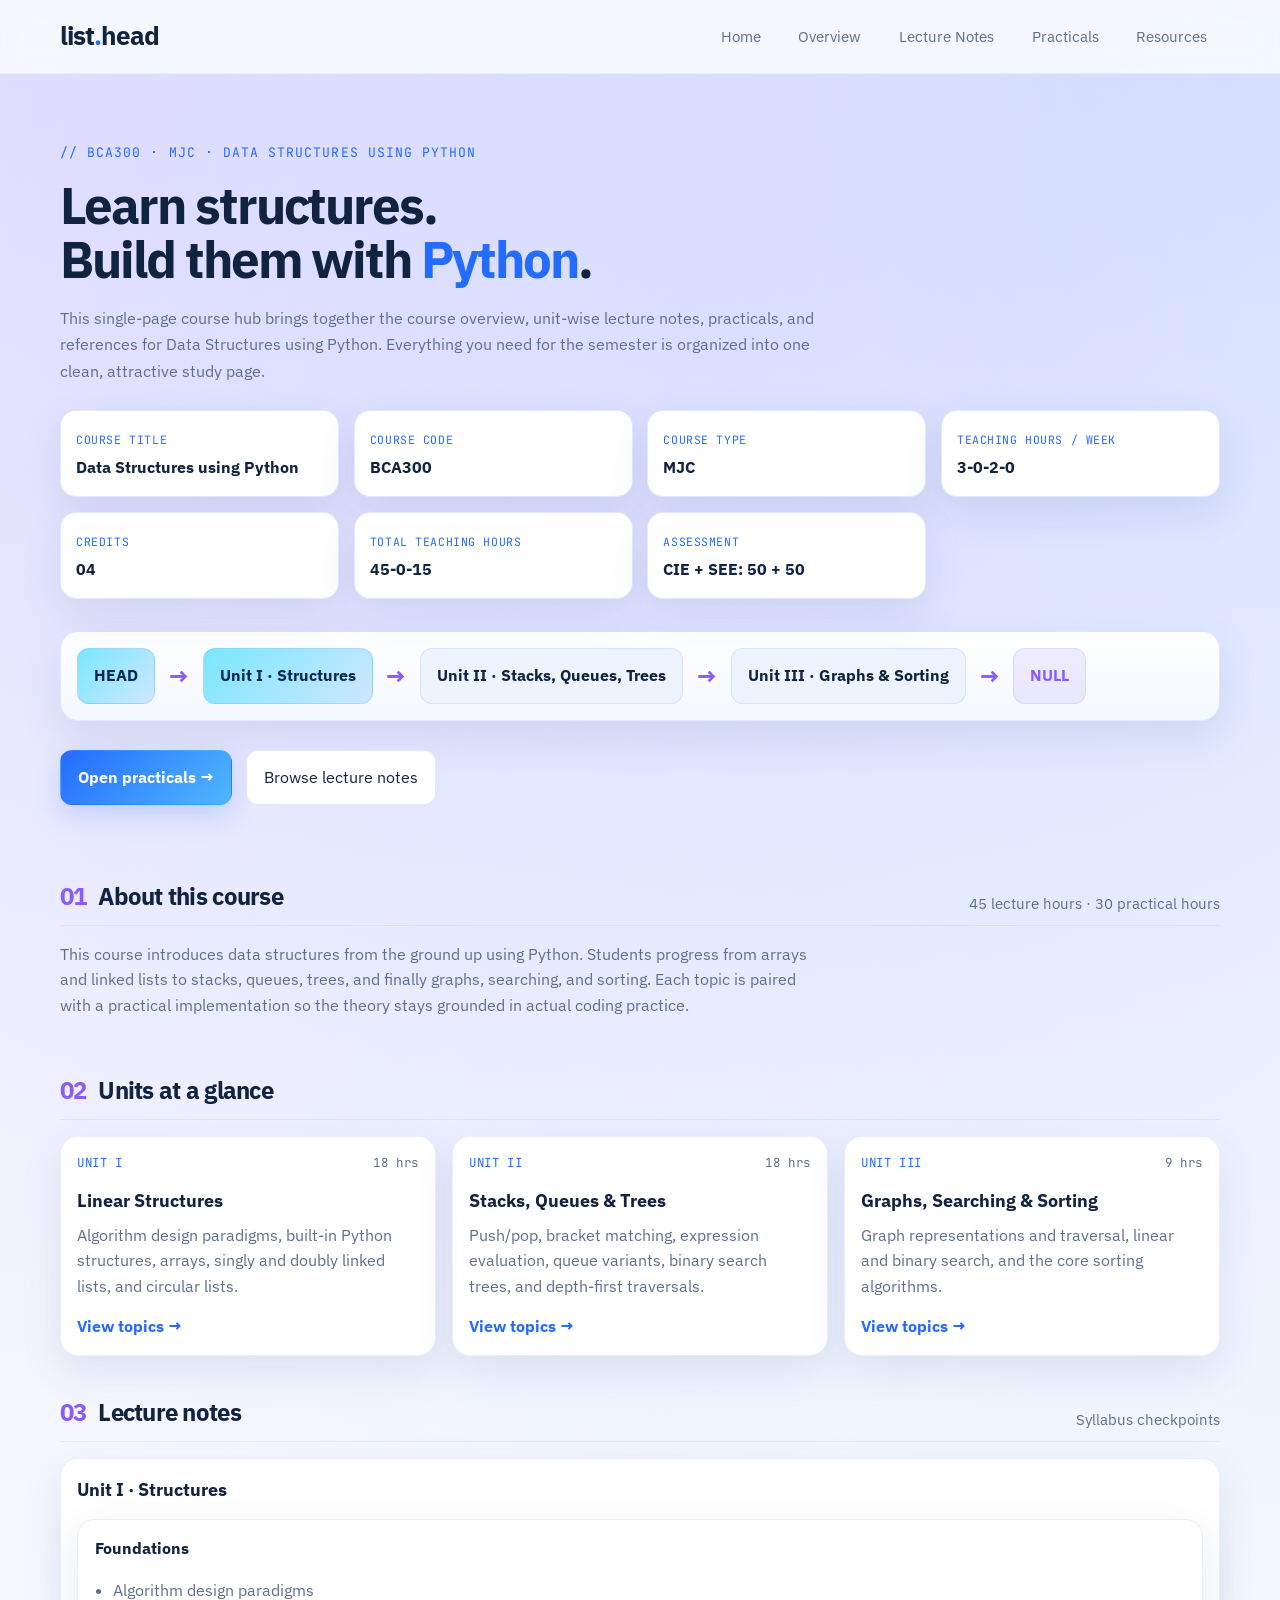
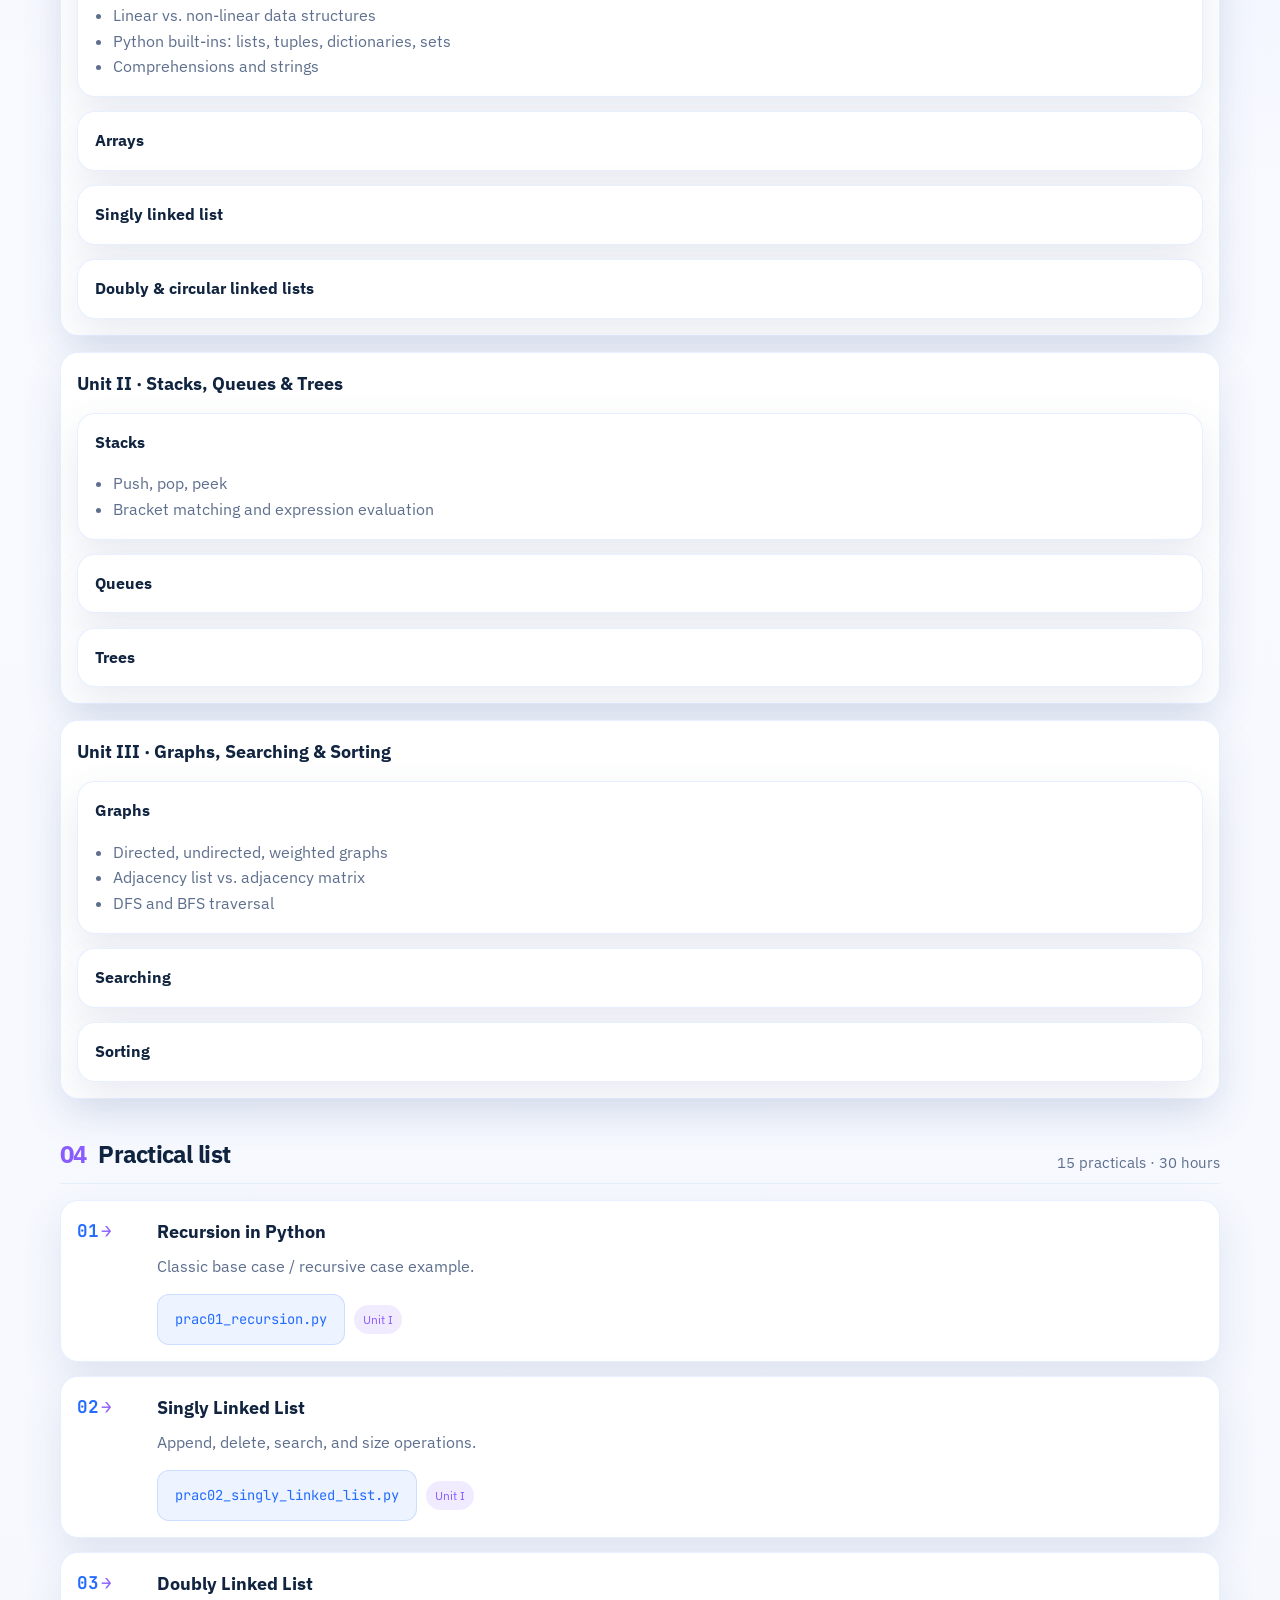
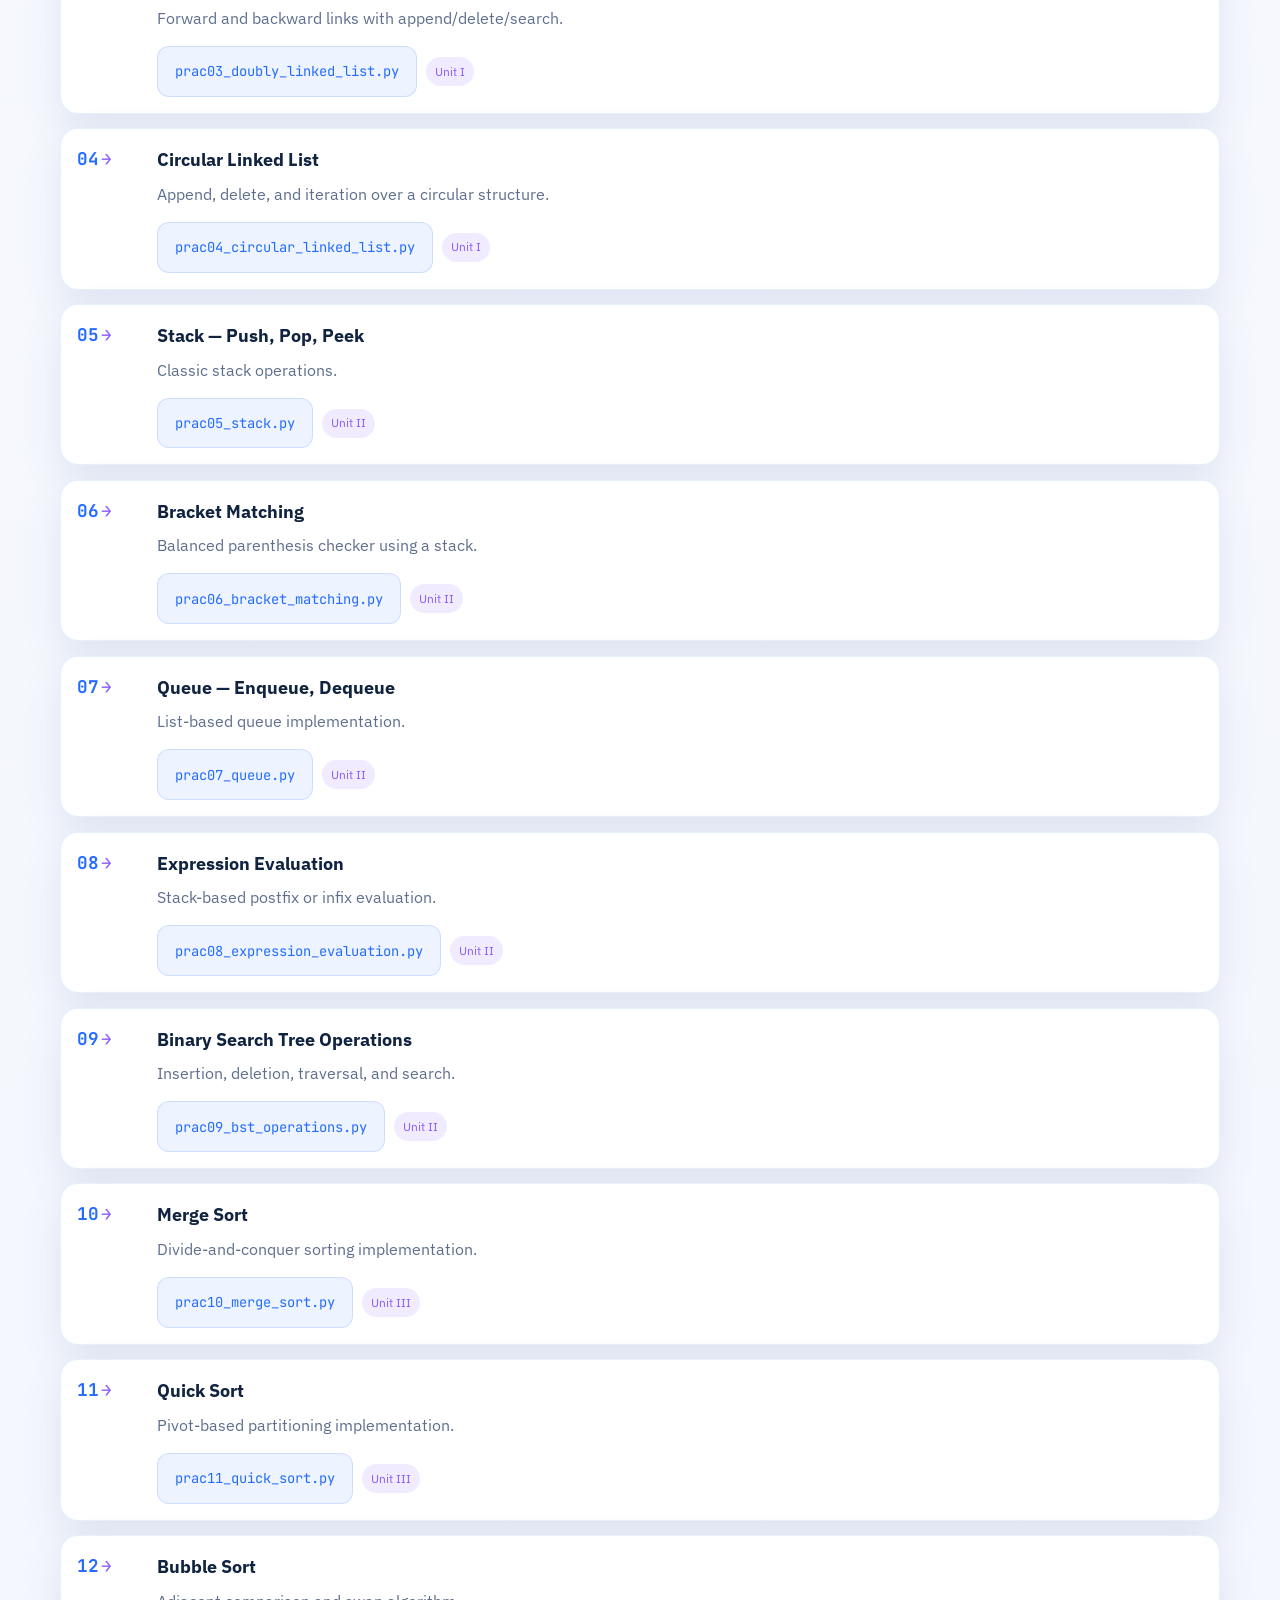
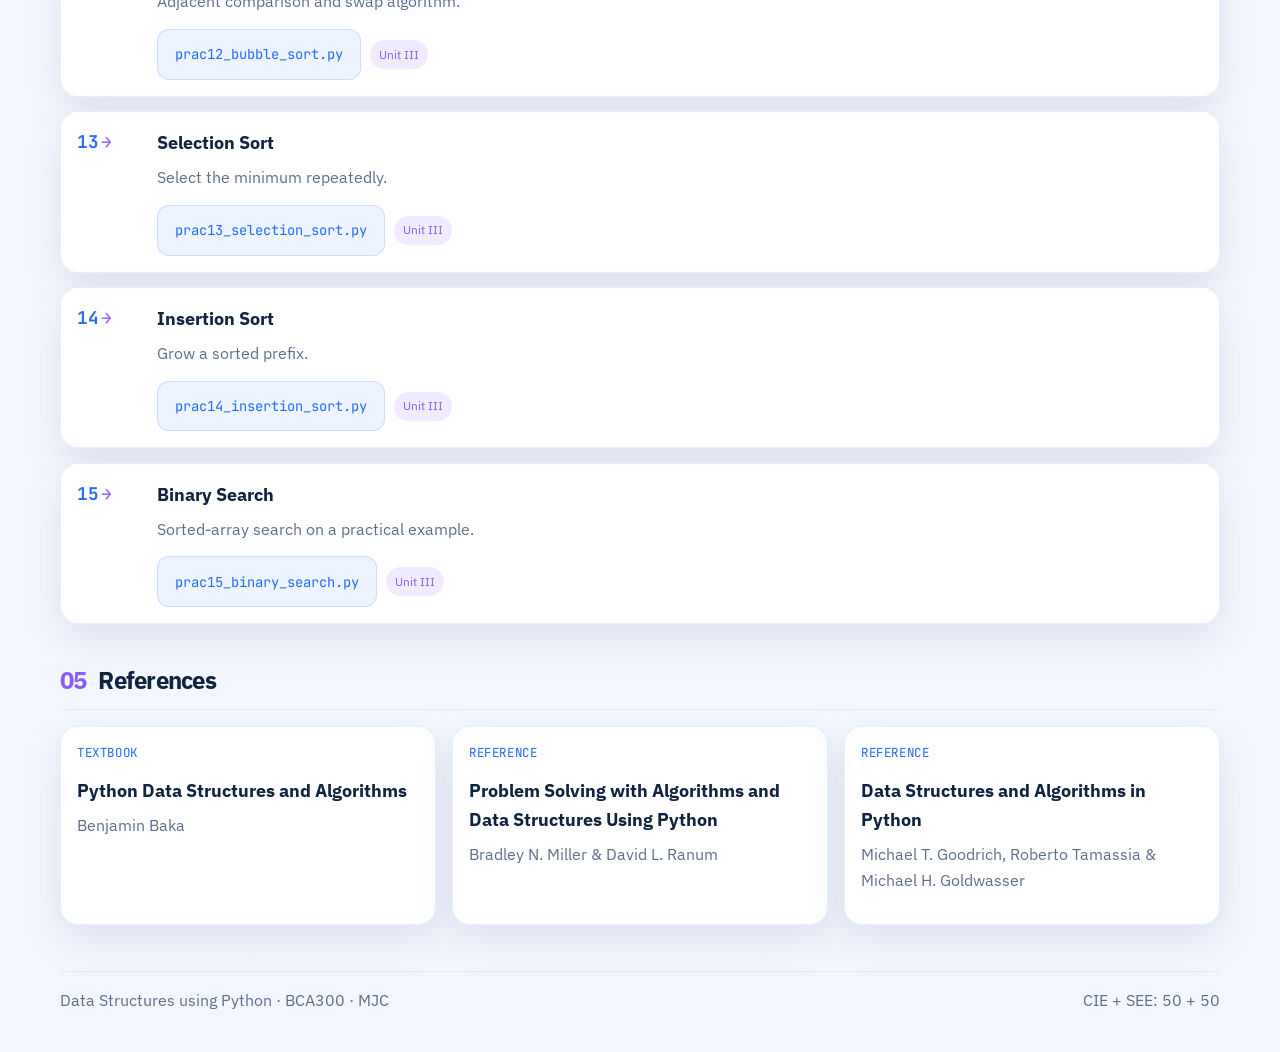
<file: index.html>
<!DOCTYPE html>
<html lang="en">
<head>
<meta charset="UTF-8">
<meta name="viewport" content="width=device-width, initial-scale=1.0">
<title>Data Structures using Python — Course Hub</title>
<meta name="description" content="Single-page course website for Data Structures using Python (BCA300, MJC).">
<link rel="preconnect" href="https://fonts.googleapis.com">
<link href="https://fonts.googleapis.com/css2?family=IBM+Plex+Sans:wght@400;500;600;700&family=JetBrains+Mono:wght@400;500;600;700&display=swap" rel="stylesheet">
<link rel="stylesheet" href="css/style.css">
</head>
<body>

<header class="site-header">
  <div class="wrap">
    <a class="brand" href="#home">list<span class="dot">.</span>head</a>
    <nav class="main-nav">
      <a href="#home">Home</a>
      <a href="#overview">Overview</a>
      <a href="#notes">Lecture Notes</a>
      <a href="#practicals">Practicals</a>
      <a href="#resources">Resources</a>
    </nav>
  </div>
</header>

<section class="hero" id="home">
  <div class="wrap">
    <p class="eyebrow">// BCA300 · MJC · Data Structures using Python</p>
    <h1 class="hero-title">Learn structures.<br>Build them with <span class="accent">Python</span>.</h1>
    <p class="hero-sub">
      This single-page course hub brings together the course overview, unit-wise lecture
      notes, practicals, and references for Data Structures using Python. Everything you
      need for the semester is organized into one clean, attractive study page.
    </p>

    <div class="course-stats">
      <div class="stat-card">
        <span class="stat-label">Course Title</span>
        <strong>Data Structures using Python</strong>
      </div>
      <div class="stat-card">
        <span class="stat-label">Course Code</span>
        <strong>BCA300</strong>
      </div>
      <div class="stat-card">
        <span class="stat-label">Course Type</span>
        <strong>MJC</strong>
      </div>
      <div class="stat-card">
        <span class="stat-label">Teaching Hours / Week</span>
        <strong>3-0-2-0</strong>
      </div>
      <div class="stat-card">
        <span class="stat-label">Credits</span>
        <strong>04</strong>
      </div>
      <div class="stat-card">
        <span class="stat-label">Total Teaching Hours</span>
        <strong>45-0-15</strong>
      </div>
      <div class="stat-card">
        <span class="stat-label">Assessment</span>
        <strong>CIE + SEE: 50 + 50</strong>
      </div>
    </div>

    <div class="hero-diagram">
      <div class="chain">
        <div class="chain-node"><div class="node-box is-head">HEAD</div></div>
        <div class="pointer">→</div>
        <div class="chain-node"><div class="node-box is-active">Unit I · Structures</div></div>
        <div class="pointer">→</div>
        <div class="chain-node"><div class="node-box">Unit II · Stacks, Queues, Trees</div></div>
        <div class="pointer">→</div>
        <div class="chain-node"><div class="node-box">Unit III · Graphs &amp; Sorting</div></div>
        <div class="pointer">→</div>
        <div class="chain-node"><div class="node-box is-null">NULL</div></div>
      </div>
    </div>

    <div class="cta-row">
      <a class="btn btn-primary" href="#practicals">Open practicals →</a>
      <a class="btn btn-secondary" href="#notes">Browse lecture notes</a>
    </div>
  </div>
</section>

<section class="block reveal" id="overview">
  <div class="wrap">
    <div class="section-head">
      <h2 class="section-title"><span class="idx">01</span> About this course</h2>
      <span class="section-note">45 lecture hours · 30 practical hours</span>
    </div>
    <p class="lead-copy">
      This course introduces data structures from the ground up using Python. Students progress
      from arrays and linked lists to stacks, queues, trees, and finally graphs, searching, and
      sorting. Each topic is paired with a practical implementation so the theory stays grounded
      in actual coding practice.
    </p>
  </div>
</section>

<section class="block reveal">
  <div class="wrap">
    <div class="section-head">
      <h2 class="section-title"><span class="idx">02</span> Units at a glance</h2>
    </div>
    <div class="units-grid">
      <div class="unit-card">
        <div class="unit-meta"><span>UNIT I</span><span class="unit-hours">18 hrs</span></div>
        <h3>Linear Structures</h3>
        <p>Algorithm design paradigms, built-in Python structures, arrays, singly and doubly linked lists, and circular lists.</p>
        <a class="unit-link" href="#unit1">View topics →</a>
      </div>
      <div class="unit-card">
        <div class="unit-meta"><span>UNIT II</span><span class="unit-hours">18 hrs</span></div>
        <h3>Stacks, Queues &amp; Trees</h3>
        <p>Push/pop, bracket matching, expression evaluation, queue variants, binary search trees, and depth-first traversals.</p>
        <a class="unit-link" href="#unit2">View topics →</a>
      </div>
      <div class="unit-card">
        <div class="unit-meta"><span>UNIT III</span><span class="unit-hours">9 hrs</span></div>
        <h3>Graphs, Searching &amp; Sorting</h3>
        <p>Graph representations and traversal, linear and binary search, and the core sorting algorithms.</p>
        <a class="unit-link" href="#unit3">View topics →</a>
      </div>
    </div>
  </div>
</section>

<section class="block reveal" id="notes">
  <div class="wrap">
    <div class="section-head">
      <h2 class="section-title"><span class="idx">03</span> Lecture notes</h2>
      <span class="section-note">Syllabus checkpoints</span>
    </div>

    <div class="topic-block" id="unit1">
      <h3>Unit I · Structures</h3>
      <details class="topic-set" open>
        <summary>Foundations</summary>
        <div class="topic-body">
          <ul>
            <li>Algorithm design paradigms</li>
            <li>Linear vs. non-linear data structures</li>
            <li>Python built-ins: lists, tuples, dictionaries, sets</li>
            <li>Comprehensions and strings</li>
          </ul>
        </div>
      </details>
      <details class="topic-set">
        <summary>Arrays</summary>
        <div class="topic-body">
          <ul>
            <li>Operations, applications, and limitations</li>
            <li>Lists and pointer-based structures</li>
          </ul>
        </div>
      </details>
      <details class="topic-set">
        <summary>Singly linked list</summary>
        <div class="topic-body">
          <ul>
            <li>Node structure</li>
            <li>Append, size, traversal, delete, search, clear</li>
          </ul>
        </div>
      </details>
      <details class="topic-set">
        <summary>Doubly &amp; circular linked lists</summary>
        <div class="topic-body">
          <ul>
            <li>Doubly linked structure and operations</li>
            <li>Circular list traversal and deletion</li>
          </ul>
        </div>
      </details>
    </div>

    <div class="topic-block" id="unit2">
      <h3>Unit II · Stacks, Queues &amp; Trees</h3>
      <details class="topic-set" open>
        <summary>Stacks</summary>
        <div class="topic-body">
          <ul>
            <li>Push, pop, peek</li>
            <li>Bracket matching and expression evaluation</li>
          </ul>
        </div>
      </details>
      <details class="topic-set">
        <summary>Queues</summary>
        <div class="topic-body">
          <ul>
            <li>Queue design</li>
            <li>Enqueue and dequeue operations</li>
            <li>Real-world queue use cases</li>
          </ul>
        </div>
      </details>
      <details class="topic-set">
        <summary>Trees</summary>
        <div class="topic-body">
          <ul>
            <li>Binary trees and BST operations</li>
            <li>Inorder, preorder, postorder traversals</li>
            <li>Expression trees and balancing</li>
          </ul>
        </div>
      </details>
    </div>

    <div class="topic-block" id="unit3">
      <h3>Unit III · Graphs, Searching &amp; Sorting</h3>
      <details class="topic-set" open>
        <summary>Graphs</summary>
        <div class="topic-body">
          <ul>
            <li>Directed, undirected, weighted graphs</li>
            <li>Adjacency list vs. adjacency matrix</li>
            <li>DFS and BFS traversal</li>
          </ul>
        </div>
      </details>
      <details class="topic-set">
        <summary>Searching</summary>
        <div class="topic-body">
          <ul>
            <li>Linear search</li>
            <li>Binary search</li>
          </ul>
        </div>
      </details>
      <details class="topic-set">
        <summary>Sorting</summary>
        <div class="topic-body">
          <ul>
            <li>Bubble, insertion, selection, quick, heap sort</li>
          </ul>
        </div>
      </details>
    </div>
  </div>
</section>

<section class="block reveal" id="practicals">
  <div class="wrap">
    <div class="section-head">
      <h2 class="section-title"><span class="idx">04</span> Practical list</h2>
      <span class="section-note">15 practicals · 30 hours</span>
    </div>
    <div class="prac-list">
      <div class="prac-node"><div class="prac-index">01<span class="arrow">→</span></div><div class="prac-body"><h3>Recursion in Python</h3><p>Classic base case / recursive case example.</p><div class="prac-actions"><a class="code-pill" href="code/prac01_recursion.py">prac01_recursion.py</a><span class="path-tag">Unit I</span></div></div></div>
      <div class="prac-node"><div class="prac-index">02<span class="arrow">→</span></div><div class="prac-body"><h3>Singly Linked List</h3><p>Append, delete, search, and size operations.</p><div class="prac-actions"><a class="code-pill" href="code/prac02_singly_linked_list.py">prac02_singly_linked_list.py</a><span class="path-tag">Unit I</span></div></div></div>
      <div class="prac-node"><div class="prac-index">03<span class="arrow">→</span></div><div class="prac-body"><h3>Doubly Linked List</h3><p>Forward and backward links with append/delete/search.</p><div class="prac-actions"><a class="code-pill" href="code/prac03_doubly_linked_list.py">prac03_doubly_linked_list.py</a><span class="path-tag">Unit I</span></div></div></div>
      <div class="prac-node"><div class="prac-index">04<span class="arrow">→</span></div><div class="prac-body"><h3>Circular Linked List</h3><p>Append, delete, and iteration over a circular structure.</p><div class="prac-actions"><a class="code-pill" href="code/prac04_circular_linked_list.py">prac04_circular_linked_list.py</a><span class="path-tag">Unit I</span></div></div></div>
      <div class="prac-node"><div class="prac-index">05<span class="arrow">→</span></div><div class="prac-body"><h3>Stack — Push, Pop, Peek</h3><p>Classic stack operations.</p><div class="prac-actions"><a class="code-pill" href="code/prac05_stack.py">prac05_stack.py</a><span class="path-tag">Unit II</span></div></div></div>
      <div class="prac-node"><div class="prac-index">06<span class="arrow">→</span></div><div class="prac-body"><h3>Bracket Matching</h3><p>Balanced parenthesis checker using a stack.</p><div class="prac-actions"><a class="code-pill" href="code/prac06_bracket_matching.py">prac06_bracket_matching.py</a><span class="path-tag">Unit II</span></div></div></div>
      <div class="prac-node"><div class="prac-index">07<span class="arrow">→</span></div><div class="prac-body"><h3>Queue — Enqueue, Dequeue</h3><p>List-based queue implementation.</p><div class="prac-actions"><a class="code-pill" href="code/prac07_queue.py">prac07_queue.py</a><span class="path-tag">Unit II</span></div></div></div>
      <div class="prac-node"><div class="prac-index">08<span class="arrow">→</span></div><div class="prac-body"><h3>Expression Evaluation</h3><p>Stack-based postfix or infix evaluation.</p><div class="prac-actions"><a class="code-pill" href="code/prac08_expression_evaluation.py">prac08_expression_evaluation.py</a><span class="path-tag">Unit II</span></div></div></div>
      <div class="prac-node"><div class="prac-index">09<span class="arrow">→</span></div><div class="prac-body"><h3>Binary Search Tree Operations</h3><p>Insertion, deletion, traversal, and search.</p><div class="prac-actions"><a class="code-pill" href="code/prac09_bst_operations.py">prac09_bst_operations.py</a><span class="path-tag">Unit II</span></div></div></div>
      <div class="prac-node"><div class="prac-index">10<span class="arrow">→</span></div><div class="prac-body"><h3>Merge Sort</h3><p>Divide-and-conquer sorting implementation.</p><div class="prac-actions"><a class="code-pill" href="code/prac10_merge_sort.py">prac10_merge_sort.py</a><span class="path-tag">Unit III</span></div></div></div>
      <div class="prac-node"><div class="prac-index">11<span class="arrow">→</span></div><div class="prac-body"><h3>Quick Sort</h3><p>Pivot-based partitioning implementation.</p><div class="prac-actions"><a class="code-pill" href="code/prac11_quick_sort.py">prac11_quick_sort.py</a><span class="path-tag">Unit III</span></div></div></div>
      <div class="prac-node"><div class="prac-index">12<span class="arrow">→</span></div><div class="prac-body"><h3>Bubble Sort</h3><p>Adjacent comparison and swap algorithm.</p><div class="prac-actions"><a class="code-pill" href="code/prac12_bubble_sort.py">prac12_bubble_sort.py</a><span class="path-tag">Unit III</span></div></div></div>
      <div class="prac-node"><div class="prac-index">13<span class="arrow">→</span></div><div class="prac-body"><h3>Selection Sort</h3><p>Select the minimum repeatedly.</p><div class="prac-actions"><a class="code-pill" href="code/prac13_selection_sort.py">prac13_selection_sort.py</a><span class="path-tag">Unit III</span></div></div></div>
      <div class="prac-node"><div class="prac-index">14<span class="arrow">→</span></div><div class="prac-body"><h3>Insertion Sort</h3><p>Grow a sorted prefix.</p><div class="prac-actions"><a class="code-pill" href="code/prac14_insertion_sort.py">prac14_insertion_sort.py</a><span class="path-tag">Unit III</span></div></div></div>
      <div class="prac-node"><div class="prac-index">15<span class="arrow">→</span></div><div class="prac-body"><h3>Binary Search</h3><p>Sorted-array search on a practical example.</p><div class="prac-actions"><a class="code-pill" href="code/prac15_binary_search.py">prac15_binary_search.py</a><span class="path-tag">Unit III</span></div></div></div>
    </div>
  </div>
</section>

<section class="block reveal" id="resources">
  <div class="wrap">
    <div class="section-head">
      <h2 class="section-title"><span class="idx">05</span> References</h2>
    </div>
    <div class="units-grid">
      <div class="unit-card">
        <div class="unit-meta"><span>TEXTBOOK</span></div>
        <h3>Python Data Structures and Algorithms</h3>
        <p>Benjamin Baka</p>
      </div>
      <div class="unit-card">
        <div class="unit-meta"><span>REFERENCE</span></div>
        <h3>Problem Solving with Algorithms and Data Structures Using Python</h3>
        <p>Bradley N. Miller &amp; David L. Ranum</p>
      </div>
      <div class="unit-card">
        <div class="unit-meta"><span>REFERENCE</span></div>
        <h3>Data Structures and Algorithms in Python</h3>
        <p>Michael T. Goodrich, Roberto Tamassia &amp; Michael H. Goldwasser</p>
      </div>
    </div>
  </div>
</section>

<footer class="site-footer">
  <div class="wrap">
    <span>Data Structures using Python · BCA300 · MJC</span>
    <span>CIE + SEE: 50 + 50</span>
  </div>
</footer>

<script src="js/script.js"></script>
</body>
</html>
</file>
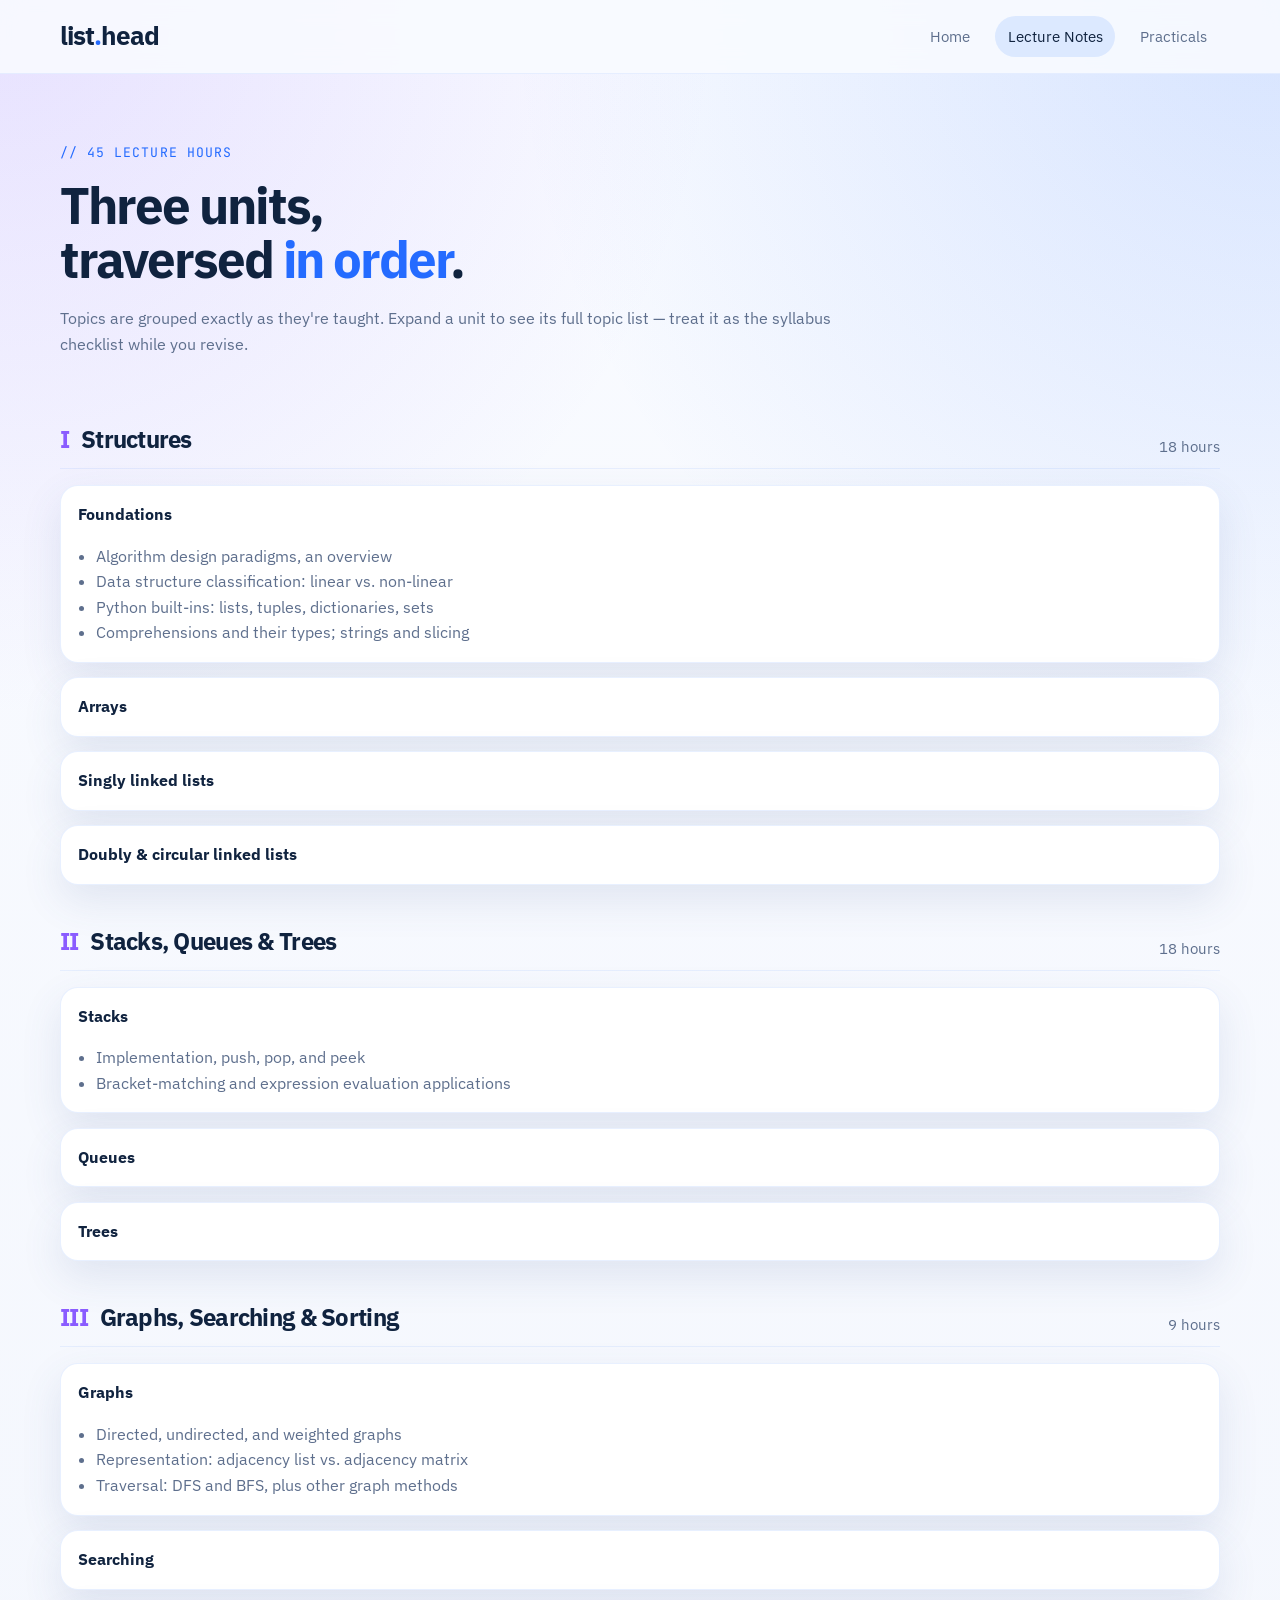
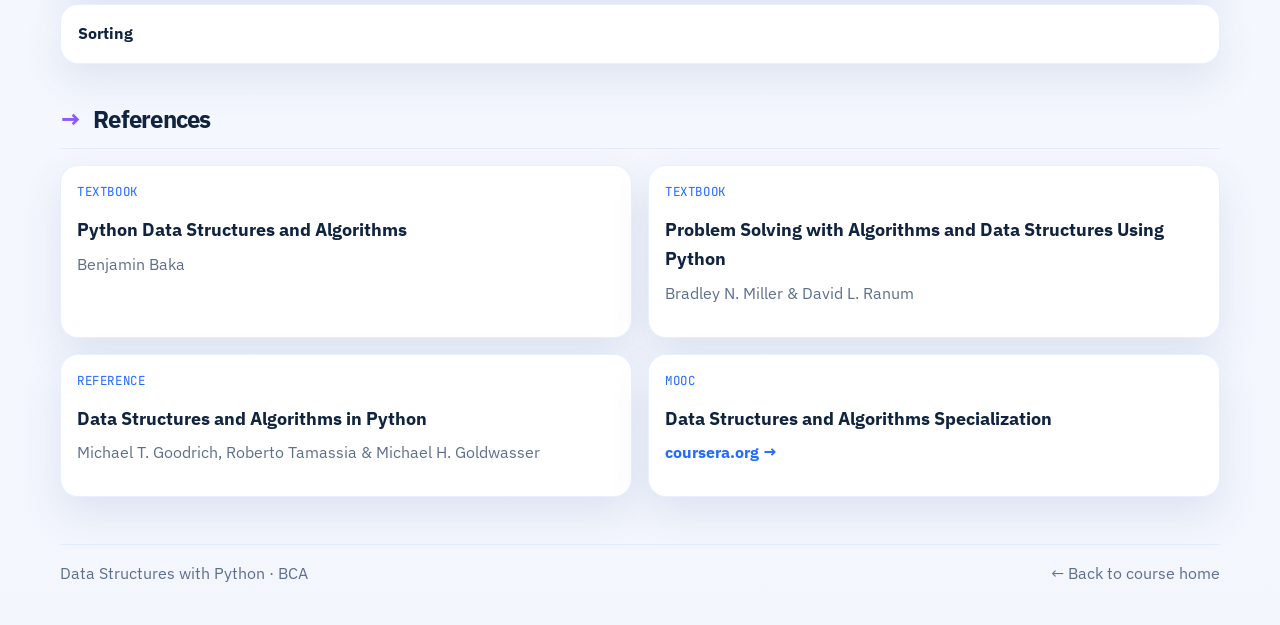
<file: notes.html>
<!DOCTYPE html>
<html lang="en">
<head>
<meta charset="UTF-8">
<meta name="viewport" content="width=device-width, initial-scale=1.0">
<title>Lecture Notes — Data Structures with Python</title>
<link rel="preconnect" href="https://fonts.googleapis.com">
<link href="https://fonts.googleapis.com/css2?family=IBM+Plex+Sans:wght@400;500;600;700&family=JetBrains+Mono:wght@400;500;600;700&display=swap" rel="stylesheet">
<link rel="stylesheet" href="css/style.css">
</head>
<body>

<header class="site-header">
  <div class="wrap">
    <a class="brand" href="index.html">list<span class="dot">.</span>head</a>
    <nav class="main-nav">
      <a href="index.html">Home</a>
      <a href="notes.html">Lecture Notes</a>
      <a href="practicals.html">Practicals</a>
    </nav>
  </div>
</header>

<section class="hero" style="padding-bottom:40px;">
  <div class="wrap">
    <p class="eyebrow">// 45 lecture hours</p>
    <h1 class="hero-title">Three units,<br>traversed <span class="accent">in order</span>.</h1>
    <p class="hero-sub">
      Topics are grouped exactly as they're taught. Expand a unit to see its full
      topic list — treat it as the syllabus checklist while you revise.
    </p>
  </div>
</section>

<section class="block reveal" id="unit1">
  <div class="wrap">
    <div class="section-head">
      <h2 class="section-title"><span class="idx">I</span> Structures</h2>
      <span class="section-note">18 hours</span>
    </div>

    <details class="topic-set" open>
      <summary>Foundations</summary>
      <div class="topic-body">
        <ul>
          <li>Algorithm design paradigms, an overview</li>
          <li>Data structure classification: linear vs. non-linear</li>
          <li>Python built-ins: lists, tuples, dictionaries, sets</li>
          <li>Comprehensions and their types; strings and slicing</li>
        </ul>
      </div>
    </details>

    <details class="topic-set">
      <summary>Arrays</summary>
      <div class="topic-body">
        <ul>
          <li>Operations, applications, and limitations</li>
          <li>Implementing lists and pointer-based structures</li>
        </ul>
      </div>
    </details>

    <details class="topic-set">
      <summary>Singly linked lists</summary>
      <div class="topic-body">
        <ul>
          <li>Definitions, node types, other node variants</li>
          <li>Append, size, traversal, delete, search, and clear operations</li>
        </ul>
      </div>
    </details>

    <details class="topic-set">
      <summary>Doubly &amp; circular linked lists</summary>
      <div class="topic-body">
        <ul>
          <li>Doubly linked node structure; append, delete, search</li>
          <li>Circular lists: append, delete, and iteration</li>
        </ul>
      </div>
    </details>
  </div>
</section>

<section class="block reveal" id="unit2">
  <div class="wrap">
    <div class="section-head">
      <h2 class="section-title"><span class="idx">II</span> Stacks, Queues &amp; Trees</h2>
      <span class="section-note">18 hours</span>
    </div>

    <details class="topic-set" open>
      <summary>Stacks</summary>
      <div class="topic-body">
        <ul>
          <li>Implementation, push, pop, and peek</li>
          <li>Bracket-matching and expression evaluation applications</li>
        </ul>
      </div>
    </details>

    <details class="topic-set">
      <summary>Queues</summary>
      <div class="topic-body">
        <ul>
          <li>List-based queues: enqueue / dequeue</li>
          <li>Stack-based and node-based queue implementations</li>
          <li>Queue class design and real-world applications</li>
        </ul>
      </div>
    </details>

    <details class="topic-set">
      <summary>Trees</summary>
      <div class="topic-body">
        <ul>
          <li>Terminology, tree nodes, and binary trees</li>
          <li>Binary search trees: implementation and operations</li>
          <li>Finding min / max, inserting, deleting, searching</li>
          <li>Traversal: inorder, preorder, postorder (and their notations), plus breadth-first traversal</li>
          <li>Expression trees, parsing reverse Polish expressions, and balancing trees</li>
        </ul>
      </div>
    </details>
  </div>
</section>

<section class="block reveal" id="unit3">
  <div class="wrap">
    <div class="section-head">
      <h2 class="section-title"><span class="idx">III</span> Graphs, Searching &amp; Sorting</h2>
      <span class="section-note">9 hours</span>
    </div>

    <details class="topic-set" open>
      <summary>Graphs</summary>
      <div class="topic-body">
        <ul>
          <li>Directed, undirected, and weighted graphs</li>
          <li>Representation: adjacency list vs. adjacency matrix</li>
          <li>Traversal: DFS and BFS, plus other graph methods</li>
        </ul>
      </div>
    </details>

    <details class="topic-set">
      <summary>Searching</summary>
      <div class="topic-body">
        <ul>
          <li>Linear search — ordered and unordered</li>
          <li>Binary search, and choosing the right algorithm for the data</li>
        </ul>
      </div>
    </details>

    <details class="topic-set">
      <summary>Sorting</summary>
      <div class="topic-body">
        <ul>
          <li>Bubble, insertion, and selection sort</li>
          <li>Quick sort — partitioning and pivot selection</li>
          <li>Heap sort</li>
        </ul>
      </div>
    </details>
  </div>
</section>

<section class="block reveal">
  <div class="wrap">
    <div class="section-head">
      <h2 class="section-title"><span class="idx">→</span> References</h2>
    </div>
    <div class="units-grid" style="grid-template-columns: repeat(2, 1fr);">
      <div class="unit-card">
        <div class="unit-meta"><span>TEXTBOOK</span></div>
        <h3>Python Data Structures and Algorithms</h3>
        <p>Benjamin Baka</p>
      </div>
      <div class="unit-card">
        <div class="unit-meta"><span>TEXTBOOK</span></div>
        <h3>Problem Solving with Algorithms and Data Structures Using Python</h3>
        <p>Bradley N. Miller &amp; David L. Ranum</p>
      </div>
      <div class="unit-card">
        <div class="unit-meta"><span>REFERENCE</span></div>
        <h3>Data Structures and Algorithms in Python</h3>
        <p>Michael T. Goodrich, Roberto Tamassia &amp; Michael H. Goldwasser</p>
      </div>
      <div class="unit-card">
        <div class="unit-meta"><span>MOOC</span></div>
        <h3>Data Structures and Algorithms Specialization</h3>
        <p><a href="https://www.coursera.org/specializations/data-structures-algorithms" class="unit-link">coursera.org →</a></p>
      </div>
    </div>
  </div>
</section>

<footer class="site-footer">
  <div class="wrap">
    <span>Data Structures with Python · BCA</span>
    <a href="index.html">← Back to course home</a>
  </div>
</footer>

<script src="js/script.js"></script>
</body>
</html>
</file>
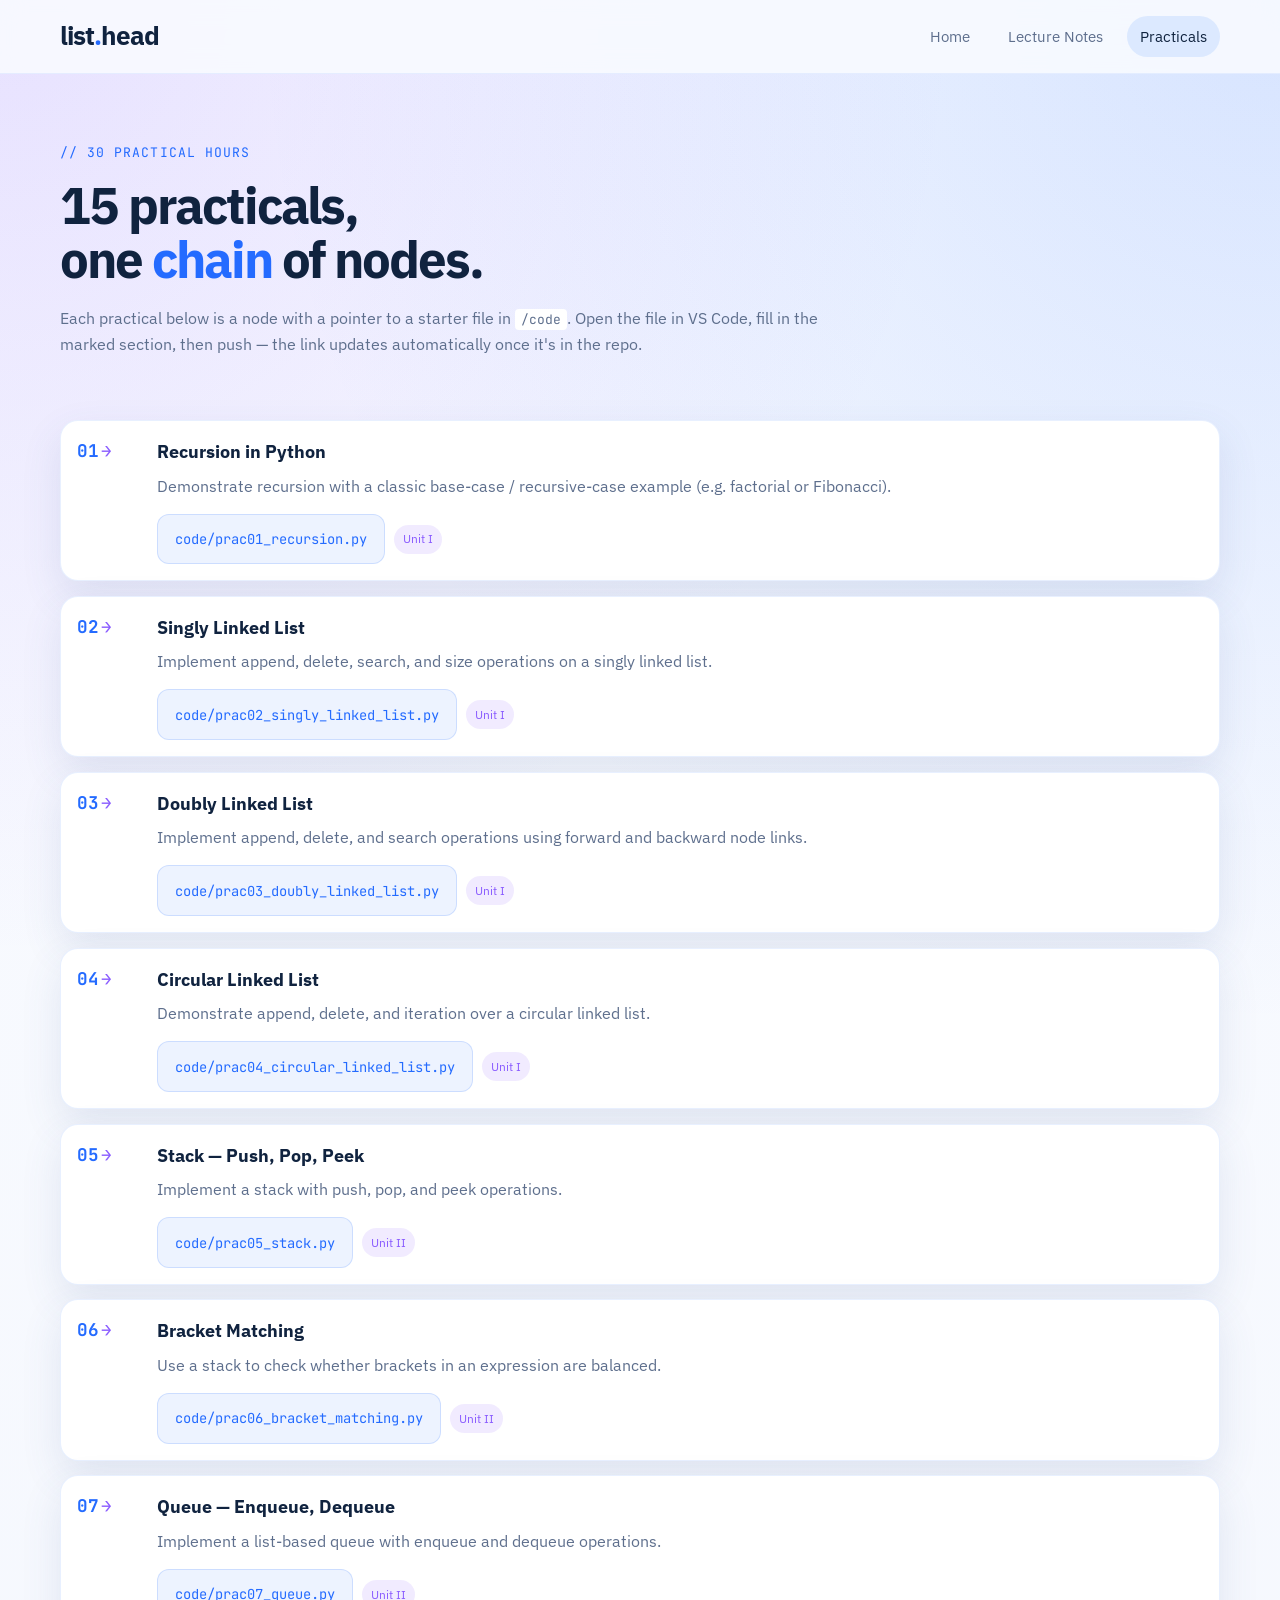
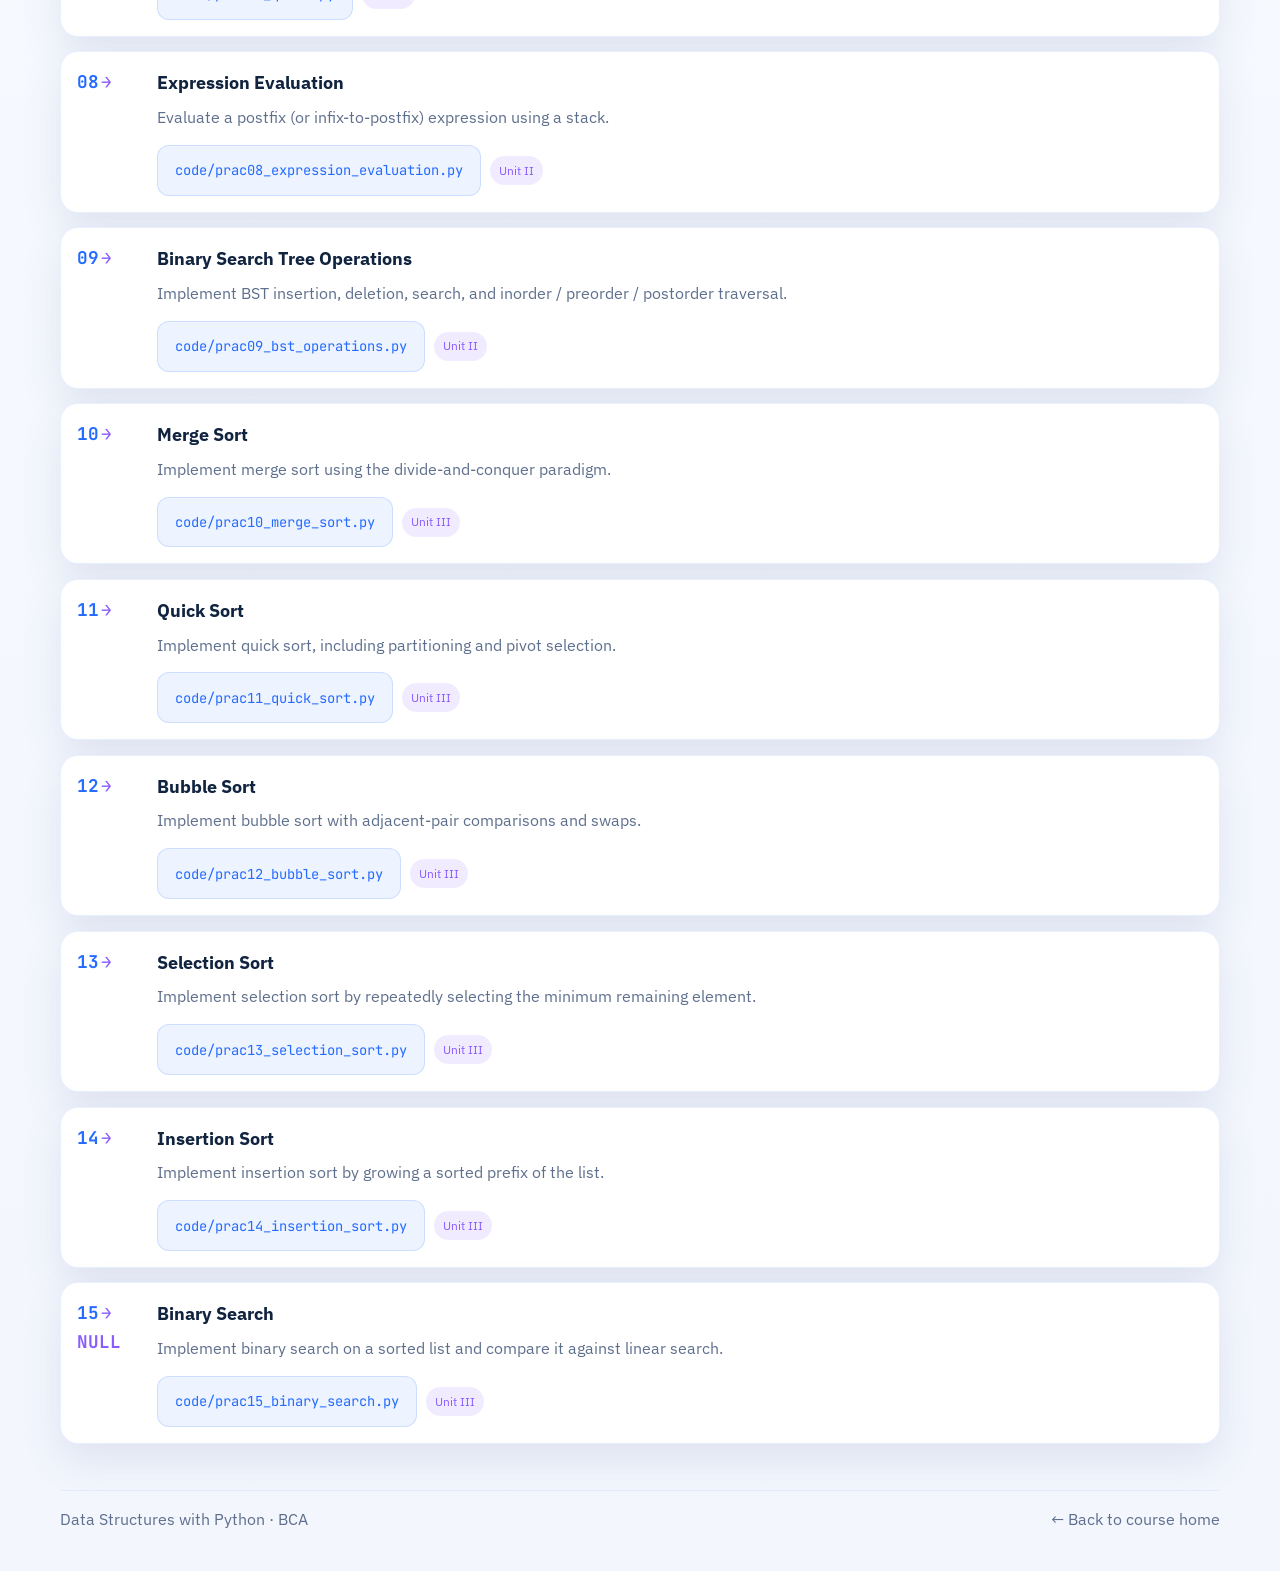
<file: practicals.html>
<!DOCTYPE html>
<html lang="en">
<head>
<meta charset="UTF-8">
<meta name="viewport" content="width=device-width, initial-scale=1.0">
<title>Practicals — Data Structures with Python</title>
<link rel="preconnect" href="https://fonts.googleapis.com">
<link href="https://fonts.googleapis.com/css2?family=IBM+Plex+Sans:wght@400;500;600;700&family=JetBrains+Mono:wght@400;500;600;700&display=swap" rel="stylesheet">
<link rel="stylesheet" href="css/style.css">
</head>
<body>

<header class="site-header">
  <div class="wrap">
    <a class="brand" href="index.html">list<span class="dot">.</span>head</a>
    <nav class="main-nav">
      <a href="index.html">Home</a>
      <a href="notes.html">Lecture Notes</a>
      <a href="practicals.html">Practicals</a>
    </nav>
  </div>
</header>

<section class="hero" style="padding-bottom:40px;">
  <div class="wrap">
    <p class="eyebrow">// 30 practical hours</p>
    <h1 class="hero-title">15 practicals,<br>one <span class="accent">chain</span> of nodes.</h1>
    <p class="hero-sub">
      Each practical below is a node with a pointer to a starter file in
      <code style="font-family:var(--mono); color:var(--accent2); background:var(--panel); padding:2px 6px; border-radius:4px; font-size:13px;">/code</code>.
      Open the file in VS Code, fill in the marked section, then push — the link
      updates automatically once it's in the repo.
    </p>
  </div>
</section>

<section class="block reveal">
  <div class="wrap">
    <div class="prac-list">

      <div class="prac-node">
        <div class="prac-index">01<span class="arrow">→</span></div>
        <div class="prac-body">
          <h3 class="prac-title">Recursion in Python</h3>
          <p class="prac-desc">Demonstrate recursion with a classic base-case / recursive-case example (e.g. factorial or Fibonacci).</p>
          <div class="prac-actions">
            <a class="code-pill" href="code/prac01_recursion.py">code/prac01_recursion.py</a>
            <span class="path-tag">Unit I</span>
          </div>
        </div>
      </div>

      <div class="prac-node">
        <div class="prac-index">02<span class="arrow">→</span></div>
        <div class="prac-body">
          <h3 class="prac-title">Singly Linked List</h3>
          <p class="prac-desc">Implement append, delete, search, and size operations on a singly linked list.</p>
          <div class="prac-actions">
            <a class="code-pill" href="code/prac02_singly_linked_list.py">code/prac02_singly_linked_list.py</a>
            <span class="path-tag">Unit I</span>
          </div>
        </div>
      </div>

      <div class="prac-node">
        <div class="prac-index">03<span class="arrow">→</span></div>
        <div class="prac-body">
          <h3 class="prac-title">Doubly Linked List</h3>
          <p class="prac-desc">Implement append, delete, and search operations using forward and backward node links.</p>
          <div class="prac-actions">
            <a class="code-pill" href="code/prac03_doubly_linked_list.py">code/prac03_doubly_linked_list.py</a>
            <span class="path-tag">Unit I</span>
          </div>
        </div>
      </div>

      <div class="prac-node">
        <div class="prac-index">04<span class="arrow">→</span></div>
        <div class="prac-body">
          <h3 class="prac-title">Circular Linked List</h3>
          <p class="prac-desc">Demonstrate append, delete, and iteration over a circular linked list.</p>
          <div class="prac-actions">
            <a class="code-pill" href="code/prac04_circular_linked_list.py">code/prac04_circular_linked_list.py</a>
            <span class="path-tag">Unit I</span>
          </div>
        </div>
      </div>

      <div class="prac-node">
        <div class="prac-index">05<span class="arrow">→</span></div>
        <div class="prac-body">
          <h3 class="prac-title">Stack — Push, Pop, Peek</h3>
          <p class="prac-desc">Implement a stack with push, pop, and peek operations.</p>
          <div class="prac-actions">
            <a class="code-pill" href="code/prac05_stack.py">code/prac05_stack.py</a>
            <span class="path-tag">Unit II</span>
          </div>
        </div>
      </div>

      <div class="prac-node">
        <div class="prac-index">06<span class="arrow">→</span></div>
        <div class="prac-body">
          <h3 class="prac-title">Bracket Matching</h3>
          <p class="prac-desc">Use a stack to check whether brackets in an expression are balanced.</p>
          <div class="prac-actions">
            <a class="code-pill" href="code/prac06_bracket_matching.py">code/prac06_bracket_matching.py</a>
            <span class="path-tag">Unit II</span>
          </div>
        </div>
      </div>

      <div class="prac-node">
        <div class="prac-index">07<span class="arrow">→</span></div>
        <div class="prac-body">
          <h3 class="prac-title">Queue — Enqueue, Dequeue</h3>
          <p class="prac-desc">Implement a list-based queue with enqueue and dequeue operations.</p>
          <div class="prac-actions">
            <a class="code-pill" href="code/prac07_queue.py">code/prac07_queue.py</a>
            <span class="path-tag">Unit II</span>
          </div>
        </div>
      </div>

      <div class="prac-node">
        <div class="prac-index">08<span class="arrow">→</span></div>
        <div class="prac-body">
          <h3 class="prac-title">Expression Evaluation</h3>
          <p class="prac-desc">Evaluate a postfix (or infix-to-postfix) expression using a stack.</p>
          <div class="prac-actions">
            <a class="code-pill" href="code/prac08_expression_evaluation.py">code/prac08_expression_evaluation.py</a>
            <span class="path-tag">Unit II</span>
          </div>
        </div>
      </div>

      <div class="prac-node">
        <div class="prac-index">09<span class="arrow">→</span></div>
        <div class="prac-body">
          <h3 class="prac-title">Binary Search Tree Operations</h3>
          <p class="prac-desc">Implement BST insertion, deletion, search, and inorder / preorder / postorder traversal.</p>
          <div class="prac-actions">
            <a class="code-pill" href="code/prac09_bst_operations.py">code/prac09_bst_operations.py</a>
            <span class="path-tag">Unit II</span>
          </div>
        </div>
      </div>

      <div class="prac-node">
        <div class="prac-index">10<span class="arrow">→</span></div>
        <div class="prac-body">
          <h3 class="prac-title">Merge Sort</h3>
          <p class="prac-desc">Implement merge sort using the divide-and-conquer paradigm.</p>
          <div class="prac-actions">
            <a class="code-pill" href="code/prac10_merge_sort.py">code/prac10_merge_sort.py</a>
            <span class="path-tag">Unit III</span>
          </div>
        </div>
      </div>

      <div class="prac-node">
        <div class="prac-index">11<span class="arrow">→</span></div>
        <div class="prac-body">
          <h3 class="prac-title">Quick Sort</h3>
          <p class="prac-desc">Implement quick sort, including partitioning and pivot selection.</p>
          <div class="prac-actions">
            <a class="code-pill" href="code/prac11_quick_sort.py">code/prac11_quick_sort.py</a>
            <span class="path-tag">Unit III</span>
          </div>
        </div>
      </div>

      <div class="prac-node">
        <div class="prac-index">12<span class="arrow">→</span></div>
        <div class="prac-body">
          <h3 class="prac-title">Bubble Sort</h3>
          <p class="prac-desc">Implement bubble sort with adjacent-pair comparisons and swaps.</p>
          <div class="prac-actions">
            <a class="code-pill" href="code/prac12_bubble_sort.py">code/prac12_bubble_sort.py</a>
            <span class="path-tag">Unit III</span>
          </div>
        </div>
      </div>

      <div class="prac-node">
        <div class="prac-index">13<span class="arrow">→</span></div>
        <div class="prac-body">
          <h3 class="prac-title">Selection Sort</h3>
          <p class="prac-desc">Implement selection sort by repeatedly selecting the minimum remaining element.</p>
          <div class="prac-actions">
            <a class="code-pill" href="code/prac13_selection_sort.py">code/prac13_selection_sort.py</a>
            <span class="path-tag">Unit III</span>
          </div>
        </div>
      </div>

      <div class="prac-node">
        <div class="prac-index">14<span class="arrow">→</span></div>
        <div class="prac-body">
          <h3 class="prac-title">Insertion Sort</h3>
          <p class="prac-desc">Implement insertion sort by growing a sorted prefix of the list.</p>
          <div class="prac-actions">
            <a class="code-pill" href="code/prac14_insertion_sort.py">code/prac14_insertion_sort.py</a>
            <span class="path-tag">Unit III</span>
          </div>
        </div>
      </div>

      <div class="prac-node">
        <div class="prac-index">15<span class="arrow">→ NULL</span></div>
        <div class="prac-body">
          <h3 class="prac-title">Binary Search</h3>
          <p class="prac-desc">Implement binary search on a sorted list and compare it against linear search.</p>
          <div class="prac-actions">
            <a class="code-pill" href="code/prac15_binary_search.py">code/prac15_binary_search.py</a>
            <span class="path-tag">Unit III</span>
          </div>
        </div>
      </div>

    </div>
  </div>
</section>

<footer class="site-footer">
  <div class="wrap">
    <span>Data Structures with Python · BCA</span>
    <a href="index.html">← Back to course home</a>
  </div>
</footer>

<script src="js/script.js"></script>
</body>
</html>
</file>
<file: css/style.css>
:root {
  --bg: #f6f8ff;
  --bg-soft: #eef4ff;
  --panel: #ffffff;
  --panel-strong: #f1f7ff;
  --text: #10233f;
  --muted: #5e6f8d;
  --accent: #246bff;
  --accent-2: #8a5cff;
  --accent-soft: #dce9ff;
  --line: rgba(36, 107, 255, 0.14);
  --shadow: 0 16px 40px rgba(62, 92, 146, 0.12);
  --radius: 18px;
  --mono: "JetBrains Mono", monospace;
  --sans: "IBM Plex Sans", sans-serif;
}

* { box-sizing: border-box; }
html { scroll-behavior: smooth; }
body {
  margin: 0;
  font-family: var(--sans);
  color: var(--text);
  background:
    radial-gradient(circle at top left, rgba(138, 92, 255, 0.16), transparent 28%),
    radial-gradient(circle at top right, rgba(36, 107, 255, 0.16), transparent 30%),
    linear-gradient(180deg, #f9fbff 0%, #f3f6fd 100%);
  line-height: 1.6;
}

a { color: inherit; text-decoration: none; }
img { max-width: 100%; }

.wrap {
  width: min(1160px, calc(100% - 2rem));
  margin: 0 auto;
}

.site-header {
  position: sticky;
  top: 0;
  z-index: 20;
  backdrop-filter: blur(12px);
  background: rgba(249, 251, 255, 0.88);
  border-bottom: 1px solid rgba(36, 107, 255, 0.08);
}

.site-header .wrap {
  display: flex;
  justify-content: space-between;
  align-items: center;
  padding: 1rem 0;
  gap: 1rem;
}

.brand {
  font-size: 1.6rem;
  font-weight: 800;
  letter-spacing: -0.04em;
  color: var(--text);
}

.brand .dot, .accent { color: var(--accent); }

.main-nav {
  display: flex;
  gap: 0.75rem;
  flex-wrap: wrap;
}

.main-nav a {
  padding: 0.5rem 0.8rem;
  border-radius: 999px;
  color: var(--muted);
  font-size: 0.95rem;
  transition: 0.2s ease;
}

.main-nav a:hover,
.main-nav a[aria-current="page"] {
  color: var(--text);
  background: var(--accent-soft);
}

.hero {
  padding: 4.25rem 0 3.1rem;
}

.eyebrow {
  margin: 0 0 1rem;
  color: var(--accent);
  font-family: var(--mono);
  text-transform: uppercase;
  letter-spacing: 0.08em;
  font-size: 0.82rem;
}

.hero-title {
  margin: 0;
  font-size: clamp(2.5rem, 4vw, 4.4rem);
  line-height: 1.05;
  letter-spacing: -0.04em;
}

.hero-sub {
  margin: 1.15rem 0 0;
  max-width: 780px;
  color: var(--muted);
  font-size: 1.03rem;
}

.course-stats {
  display: grid;
  grid-template-columns: repeat(4, minmax(0, 1fr));
  gap: 0.9rem;
  margin: 1.6rem 0 1.8rem;
}

.stat-card {
  background: var(--panel);
  border: 1px solid var(--line);
  border-radius: 16px;
  box-shadow: var(--shadow);
  padding: 0.95rem;
}

.stat-card strong {
  display: block;
  margin-top: 0.25rem;
  font-size: 1rem;
}

.stat-label {
  color: var(--accent);
  font-family: var(--mono);
  font-size: 0.72rem;
  letter-spacing: 0.05em;
  text-transform: uppercase;
}

.hero-diagram {
  margin: 2rem 0 1.8rem;
  padding: 1rem;
  border: 1px solid var(--line);
  border-radius: var(--radius);
  background: linear-gradient(180deg, #ffffff 0%, #f4f8ff 100%);
  box-shadow: var(--shadow);
  overflow: auto;
}

.chain {
  display: flex;
  align-items: center;
  gap: 0.8rem;
  min-width: 860px;
}

.chain-node { display: flex; align-items: center; }

.node-box {
  padding: 0.9rem 1rem;
  border-radius: 12px;
  background: #eef4ff;
  border: 1px solid rgba(36, 107, 255, 0.12);
  color: var(--text);
  font-weight: 700;
  white-space: nowrap;
}

.node-box.is-head,
.node-box.is-active {
  background: linear-gradient(135deg, #79e7ff, #cfe7ff);
  color: #0d2753;
}

.node-box.is-null {
  background: rgba(138, 92, 255, 0.11);
  color: var(--accent-2);
}

.pointer {
  color: var(--accent-2);
  font-size: 1.5rem;
  font-weight: 700;
}

.cta-row {
  display: flex;
  gap: 0.9rem;
  flex-wrap: wrap;
}

.btn,
.code-pill {
  display: inline-flex;
  align-items: center;
  gap: 0.45rem;
  padding: 0.84rem 1.05rem;
  border-radius: 12px;
  border: 1px solid transparent;
  transition: transform 0.18s ease, box-shadow 0.18s ease, background 0.18s ease;
}

.btn:hover,
.code-pill:hover { transform: translateY(-1px); }

.btn-primary {
  background: linear-gradient(135deg, var(--accent), #4fb8ff);
  color: #ffffff;
  font-weight: 700;
  box-shadow: 0 10px 28px rgba(36, 107, 255, 0.2);
}

.btn-secondary {
  background: #ffffff;
  border-color: var(--line);
  color: var(--text);
}

.block { padding: 1.4rem 0 0.9rem; }

.section-head {
  display: flex;
  align-items: end;
  justify-content: space-between;
  gap: 1rem;
  margin-bottom: 1rem;
  padding-bottom: 0.6rem;
  border-bottom: 1px solid rgba(36, 107, 255, 0.08);
}

.section-title {
  margin: 0;
  font-size: 1.5rem;
  letter-spacing: -0.03em;
}

.idx { color: var(--accent-2); margin-right: 0.4rem; }
.section-note { color: var(--muted); font-size: 0.95rem; }

.lead-copy {
  color: var(--muted);
  max-width: 760px;
  font-size: 1rem;
}

.units-grid {
  display: grid;
  grid-template-columns: repeat(3, minmax(0, 1fr));
  gap: 1rem;
}

.unit-card,
.topic-block,
.prac-node,
.topic-set {
  background: var(--panel);
  border: 1px solid rgba(36, 107, 255, 0.1);
  border-radius: var(--radius);
  box-shadow: var(--shadow);
}

.unit-card { padding: 1rem; }
.topic-block { padding: 1rem; margin-top: 1rem; }

.unit-meta {
  display: flex;
  justify-content: space-between;
  color: var(--accent);
  font-family: var(--mono);
  font-size: 0.78rem;
  letter-spacing: 0.05em;
  margin-bottom: 0.8rem;
}

.unit-hours { color: var(--muted); }
.unit-card h3, .topic-block h3, .prac-body h3 { margin: 0 0 0.45rem; font-size: 1.15rem; }
.unit-card p, .prac-body p { margin: 0 0 0.9rem; color: var(--muted); }
.unit-link { color: var(--accent); font-weight: 700; }

.topic-set {
  margin-top: 0.9rem;
  overflow: hidden;
}

.topic-set summary {
  cursor: pointer;
  padding: 1rem 1.05rem;
  font-weight: 700;
  list-style: none;
}

.topic-set summary::-webkit-details-marker { display: none; }
.topic-body {
  padding: 0 1.05rem 1rem;
  color: var(--muted);
}
.topic-body ul { margin: 0; padding-left: 1.15rem; }

.prac-list { display: grid; gap: 0.9rem; }
.prac-node {
  display: grid;
  grid-template-columns: 80px 1fr;
  padding: 1rem;
}

.prac-index {
  color: var(--accent);
  font-family: var(--mono);
  font-weight: 700;
  font-size: 1.1rem;
}
.prac-index .arrow { color: var(--accent-2); margin-left: 0.15rem; }
.prac-actions {
  display: flex;
  gap: 0.6rem;
  align-items: center;
  flex-wrap: wrap;
}

.code-pill {
  background: rgba(36, 107, 255, 0.08);
  border-color: rgba(36, 107, 255, 0.16);
  color: var(--accent);
  font-family: var(--mono);
  font-size: 0.86rem;
}

.path-tag {
  padding: 0.3rem 0.55rem;
  border-radius: 999px;
  background: rgba(138, 92, 255, 0.12);
  color: var(--accent-2);
  font-size: 0.76rem;
}

.site-footer {
  padding: 2rem 0 2.4rem;
  color: var(--muted);
}

.site-footer .wrap {
  display: flex;
  justify-content: space-between;
  gap: 1rem;
  flex-wrap: wrap;
  padding-top: 1rem;
  border-top: 1px solid rgba(36, 107, 255, 0.08);
}

.reveal {
  opacity: 0;
  transform: translateY(14px);
  transition: opacity 0.4s ease, transform 0.4s ease;
}
.reveal.visible { opacity: 1; transform: translateY(0); }

@media (max-width: 980px) {
  .course-stats { grid-template-columns: repeat(2, minmax(0, 1fr)); }
  .units-grid { grid-template-columns: 1fr; }
}

@media (max-width: 860px) {
  .chain { min-width: 740px; }
}

@media (max-width: 640px) {
  .site-header .wrap,
  .section-head,
  .site-footer .wrap { flex-direction: column; align-items: flex-start; }
  .course-stats { grid-template-columns: 1fr; }
  .hero { padding-top: 2.5rem; }
  .prac-node { grid-template-columns: 1fr; gap: 0.6rem; }
}
</file>
